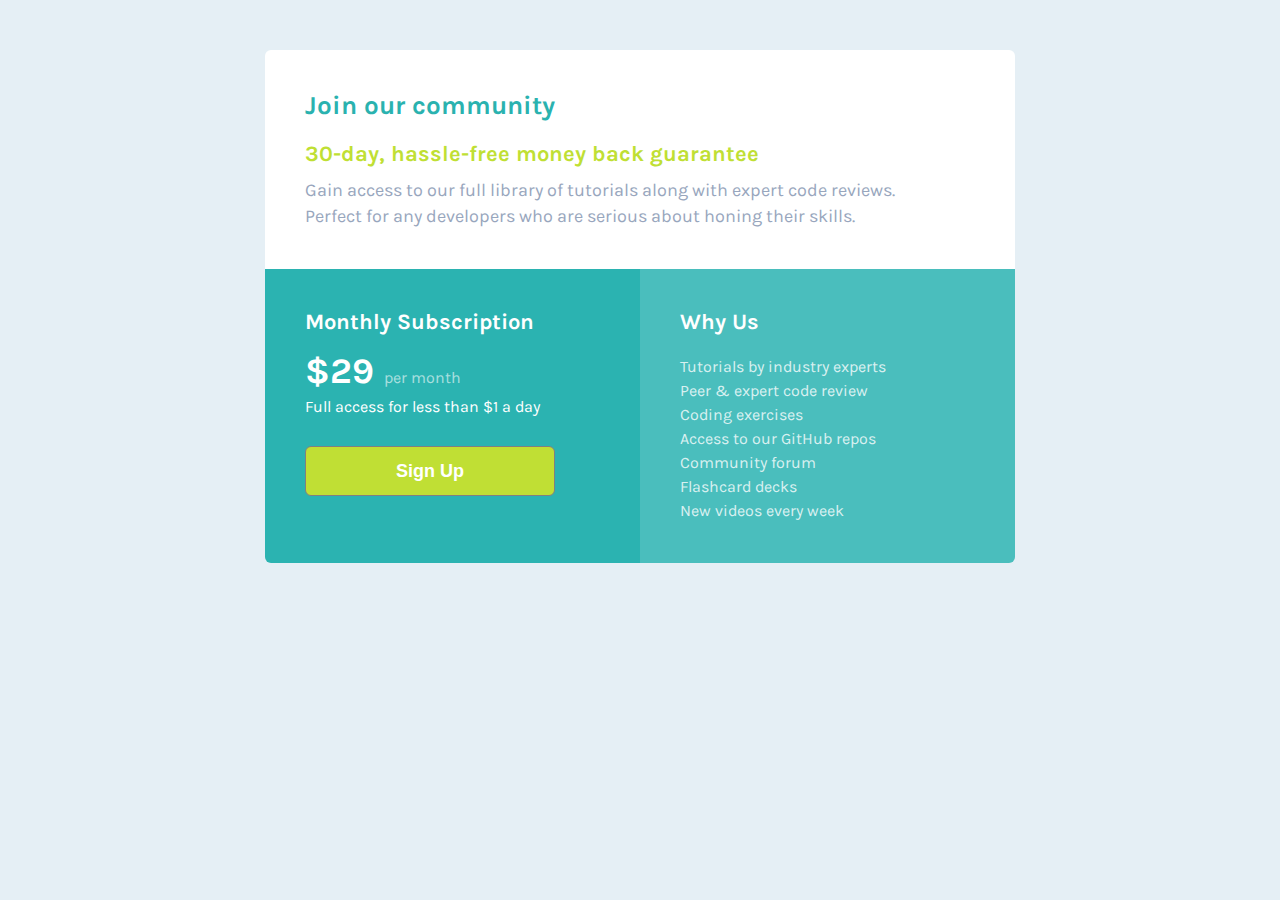
<file: single-price-grid-component-master/index.html>
<!DOCTYPE html>
<html lang="en">
<head>
    <meta charset="UTF-8">
    <meta name="viewport" content="width=device-width, initial-scale=1.0">

    <link rel="icon" type="image/png" sizes="32x32" href="./img/favicon-32x32.png">
    <link rel="stylesheet" href="style.css">

    <title>Frontend Mentor | Single Price Grid Component</title>

</head>
<body>
    <div class="container">
        <div class="card item1">
            <h1>Join our community</h1>
            <h2>30-day, hassle-free money back guarantee</h2>
            <p>Gain access to our full library of tutorials along with expert code reviews. Perfect for any developers who are serious about honing their skills.</p>
        </div>

        <div class="card item2">
            <h2>Monthly Subscription</h2>
            <p class="dollar">&dollar;29</p><span>per month</span>
            <p>Full access for less than &dollar;1 a day</p>
            <button><a href="#">Sign Up</a></button>
        </div>
        
        <div class="card item3">
            <h2>Why Us</h2>
            <ul>
                <li>Tutorials by industry experts</li>
                <li>Peer &amp; expert code review</li>
                <li>Coding exercises</li>
                <li>Access to our GitHub repos</li>
                <li>Community forum</li>
                <li>Flashcard decks</li>
                <li> New videos every week</li>
            </ul>
        </div>
    </div>
</body>
</html>
</file>
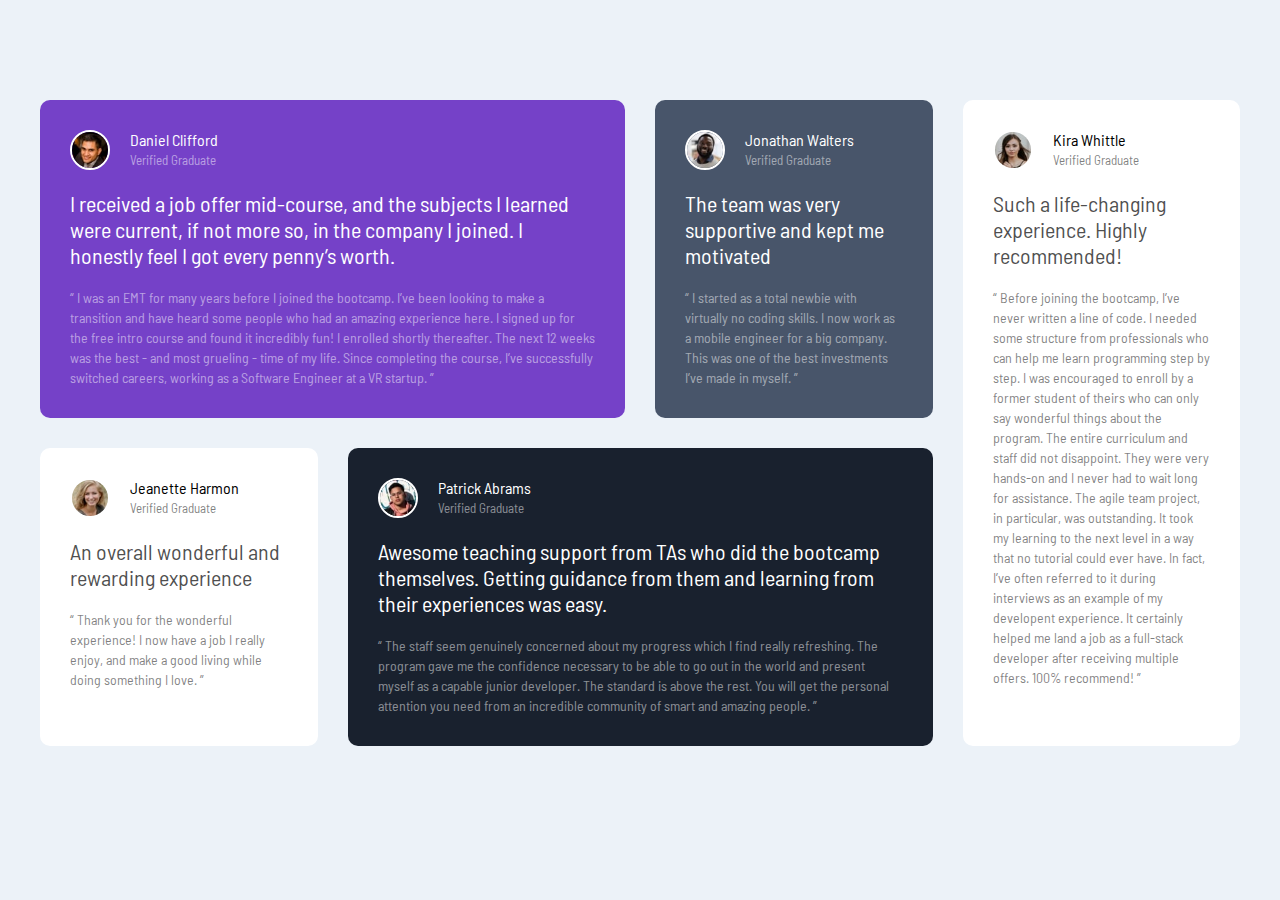
<file: testimonials-grid-section-main/index.html>
<!DOCTYPE html>
<html lang="pt-br">
<head>
	<meta charset="UTF-8">
	<meta name="viewport" content="width=device-width, initial-scale=1.0">

	<link rel="icon" type="image/png" sizes="32x32" href="./img/favicon-32x32.png">
	<link rel="stylesheet" href="css/style.css">

	<title>Frontend Mentor | Testimonials - Grid</title>
</head>
<body>
	<div class="container">
		<div class="daniel card">
			<div class="header">
				<img src="img/image-daniel.jpg" alt="Foto de perfil">
				<div class="nome">
					<p>Daniel Clifford</p>
					<span>Verified Graduate</span>
				</div>
			</div>
			<p class="destaque">I received a job offer mid-course, and the subjects I learned were current, if not more so, in the company I joined. I honestly feel I got every penny’s worth.</p>
			<p class="content">“ I was an EMT for many years before I joined the bootcamp. I’ve been looking to make a transition and have heard some people who had an amazing experience here. I signed up for the free intro course and found it incredibly fun! I enrolled shortly thereafter. The next 12 weeks was the best - and most grueling - time of my life. Since completing the course, I’ve successfully switched careers, working as a Software Engineer at a VR startup. ”</p>
		</div>

		<div class="jonathan card">
			<div class="header">
				<img src="img/image-jonathan.jpg" alt="Foto de perfil">
				<div class="nome">
					<p>Jonathan Walters</p>
					<span>Verified Graduate</span>
				</div>
			</div>
			<p class="destaque">The team was very supportive and kept me motivated</p>
			<p class="content">“ I started as a total newbie with virtually no coding skills. I now work as a mobile engineer for a big company. This was one of the best investments I’ve made in myself. ”</p>
		</div>

		<div class="jeanette card">
			<div class="header preto">
				<img src="img/image-jeanette.jpg" alt="Foto de perfil">
				<div class="nome">
					<p>Jeanette Harmon</p>
					<span>Verified Graduate</span>
				</div>
			</div>
			<p class="destaque preto">An overall wonderful and rewarding experience</p>
			<p class="content preto">“ Thank you for the wonderful experience! I now have a job I really enjoy, and make a good living while doing something I love. ”</p>
		</div>

		<div class="patrick card">
			<div class="header">
				<img src="img/image-patrick.jpg" alt="Foto de perfil">
				<div class="nome">
					<p>Patrick Abrams</p>
					<span>Verified Graduate</span>
				</div>
			</div>
			<p class="destaque">Awesome teaching support from TAs who did the bootcamp themselves. Getting guidance from them and learning from their experiences was easy.</p>
			<p class="content">“ The staff seem genuinely concerned about my progress which I find really refreshing. The program gave me the confidence necessary to be able to go out in the world and present myself as a capable junior developer. The standard is above the rest. You will get the personal attention you need from an incredible community of smart and amazing people. ”</p>
		</div>

		<div class="kira card">
			<div class="header preto">
				<img src="img/image-kira.jpg" alt="Foto de perfil">
				<div class="nome">
					<p>Kira Whittle</p>
					<span>Verified Graduate</span>
				</div>
			</div>
			<p class="destaque preto">Such a life-changing experience. Highly recommended!</p>
			<p class="content preto">“ Before joining the bootcamp, I’ve never written a line of code. I needed some structure from professionals who can help me learn programming step by step. I was encouraged to enroll by a former student of theirs who can only say wonderful things about the program. The entire curriculum and staff did not disappoint. They were very hands-on and I never had to wait long for assistance. The agile team 
			project, in particular, was outstanding. It took my learning to the next level in a way that no tutorial 
			could ever have. In fact, I’ve often referred to it during interviews as an example of my developent 
			experience. It certainly helped me land a job as a full-stack developer after receiving multiple offers. 
			100% recommend! ”</p>
		</div>
	</div>
</body>
</html>
</file>
<file: single-price-grid-component-master/style.css>
@import url('https://fonts.googleapis.com/css2?family=Karla:wght@400;700&display=swap');

:root {
    --Light-Gray: hsl(204, 43%, 93%);
    --Cyan: hsl(179, 62%, 43%);
    --Bright-Yellow: hsl(71, 73%, 54%);
    --Grayish-Blue: hsl(218, 22%, 67%);
}

* {
    margin: 0;
    padding: 0;
    box-sizing: border-box;
}

ul {
    list-style: none;
}

body {
    font-family: 'Karla', sans-serif;
    font-size: 16px;
    background: var(--Light-Gray);
}

/* Estilos Gerais --------------- */
.container {
    display: grid;
    grid-template-columns: 1fr 1fr;
    grid-template-areas: 
    "item1 item1"
    "item2 item3"
    ;
    max-width: 750px;
    margin: 50px auto;
}

.card {
    padding: 40px;
}

/* Card Item1 ----------------- */
.item1 {
    grid-area: item1;
    background: #FFF;
    border-radius: 6px 6px 0 0;
}

.item1 h1 {
    color: var(--Cyan);
    font-size: 26px;
}

.item1 h2 {
    color: var(--Bright-Yellow);
    margin: 20px 0 10px 0;
    font-size: 22px;
}

.item1 p {
    color: var(--Grayish-Blue);
    font-size: 18px;
    line-height: 26px;
    width: 650px;
}

/* Card Item2 ---------------------- */
.item2 {
    grid-area: item2;
    background: #2bb3b1;
    border-radius: 0 0 0 6px;
    color: #FFF;
}

.item2 h2 {
    font-size: 22px;
}

.dollar {
    font-size: 36px;
    font-weight: 700;
    display: inline-block;
    margin: 15px 10px 5px 0;
}

.item2 span {
    color: rgba(255, 255, 255, .6);
}

.item2 button {
    width: 250px;
    height: 50px;
    background: var(--Bright-Yellow);
    border: 1px solid gray;
    border-radius: 6px;
    margin-top: 30px;
    font-weight: bold;
    font-size: 18px;
    cursor: pointer;
}

.item2 a {
    text-decoration: none;
    color: #FFF;
}

/* Card Item3 --------------------------- */
.item3 {
    grid-area: item3;
    background: #4abebd;
    border-radius: 0 0 6px 0;
    color: #FFF;
}

.item3 h2 {
    font-size: 22px;
    margin-bottom: 20px;
}

.item3 li {
    color: rgba(255, 255, 255, .8);
    line-height: 1.5em;
}

/* Responsivo ---------------------- */
@media (max-width:780px) {
    .container {
        grid-template-columns: 100%;
        grid-template-areas:
        "item1"
        "item2"
        "item3"
        ;
        max-width: 350px;
    }
    .card {
        padding: 25px;
    }
    .item1 h1 {
        font-size: 20px;
    }
    .item1 p {
        max-width: 300px;
        font-size: 14px;
        padding-right: 15px;
    }
    .item1 h2, .item2 h2, .item3 h2 {
        font-size: 18px;
    }
    .item2 {
        border-radius: 0 0 0 0;
    }
    .item2 button {
        width: 300px;
    }
    .item3 {
        border-radius: 0 0 6px 6px;
    }
}
</file>
<file: testimonials-grid-section-main/css/style.css>
@import url('https://fonts.googleapis.com/css2?family=Barlow+Semi+Condensed:wght@500;600&display=swap');

:root {
    --bg-body: hsl(210, 46%, 95%);
    --bg-white: #FFF;
    --bg-patrick: hsl(219, 29%, 14%);
    --bg-jonathan: hsl(217, 19%, 35%);
    --bg-daniel: hsl(263, 55%, 52%);
    --cor-letra: hsl(0, 0%, 81%);
}

* {
    margin: 0;
    padding: 0;
    box-sizing: border-box;
}

body {
    background: var(--bg-body);
    font-family: 'Barlow Semi Condensed', sans-serif;
}

/* ESTRUTURA ------------------------- */
.container {
    display: grid;
    grid-template-columns: repeat(4, 1fr);
    grid-template-areas: 
    "daniel daniel jonathan kira"
    "jeanette patrick patrick kira"
    ;
    max-width: 1200px;
    gap: 30px;
    margin: 100px auto;
}

@media (max-width: 1220px) {
    .container {
        grid-template-columns: repeat(3, 1fr);
        grid-template-areas:
        "daniel daniel jonathan"
        "jeanette patrick patrick"
        "kira kira kira"
        ;
        margin: 80px 80px;
    }
}

@media (max-width: 950px) {
    .container {
        grid-template-columns: 1fr 1fr;
        grid-template-areas: 
        "daniel daniel"
        "jonathan jeanette"
        "patrick patrick"
        "kira kira"
        ;
        margin: 80px 80px;
    }
}

@media (max-width: 680px) {
    .container {
        grid-template-columns: 100%;
        grid-template-areas: 
        "daniel"
        "jonathan"
        "jeanette"
        "patrick"
        "kira"
        ;
        margin: 80px 30px;
    }
}

/* HEADER -------------------- */
.header {
    display: flex;
}

.header img {
    border-radius: 50%;
    border: 2px solid white;
    width: 40px;
    margin-right: 20px;
}

.header .nome {
    color: #FFF;
}

.header .nome span {
    color: rgba(255, 255, 255, 0.5);
    font-size: 13px;
}

.header.preto .nome {
    color: #000;
}

.header.preto .nome span {
    color: rgba(0, 0, 0, 0.5);
    font-size: 13px;
}

/* CONTENT ----------------- */
.card {
    padding: 30px;
    border-radius: 10px;
}

.card .destaque {
    font-size: 22px;
    line-height: 26px;
    padding: 20px 0;
    color: #FFF;
}

.destaque.preto {
    color: rgba(0, 0, 0, 0.7);
}

.card .content {
    font-size: 14px;
    line-height: 20px;
    color: rgba(255, 255, 255, 0.5);
}

.content.preto {
    color: rgba(0, 0, 0, 0.5);
}

@media (max-width: 500px) {
    .card {
        max-width: 375px;
        margin: 0 auto;
    }
    .card .destaque {
        font-size: 24px;
        line-height: 30px;
    }
    .content {
        font-size: 20px;
        line-height: 24px;
        padding: 0 10px 0 0;
    }
}

/* COR DOS CARTOES ------------------ */

.daniel {
    grid-area: daniel;
    background: var(--bg-daniel);
}

.jonathan {
    grid-area: jonathan;
    background: var(--bg-jonathan);
}

.kira {
    grid-area: kira;
    background: var(--bg-white);
}

.jeanette {
    grid-area: jeanette;
    background: var(--bg-white);
}

.patrick {
    grid-area: patrick;
    background: var(--bg-patrick);
}
</file>
